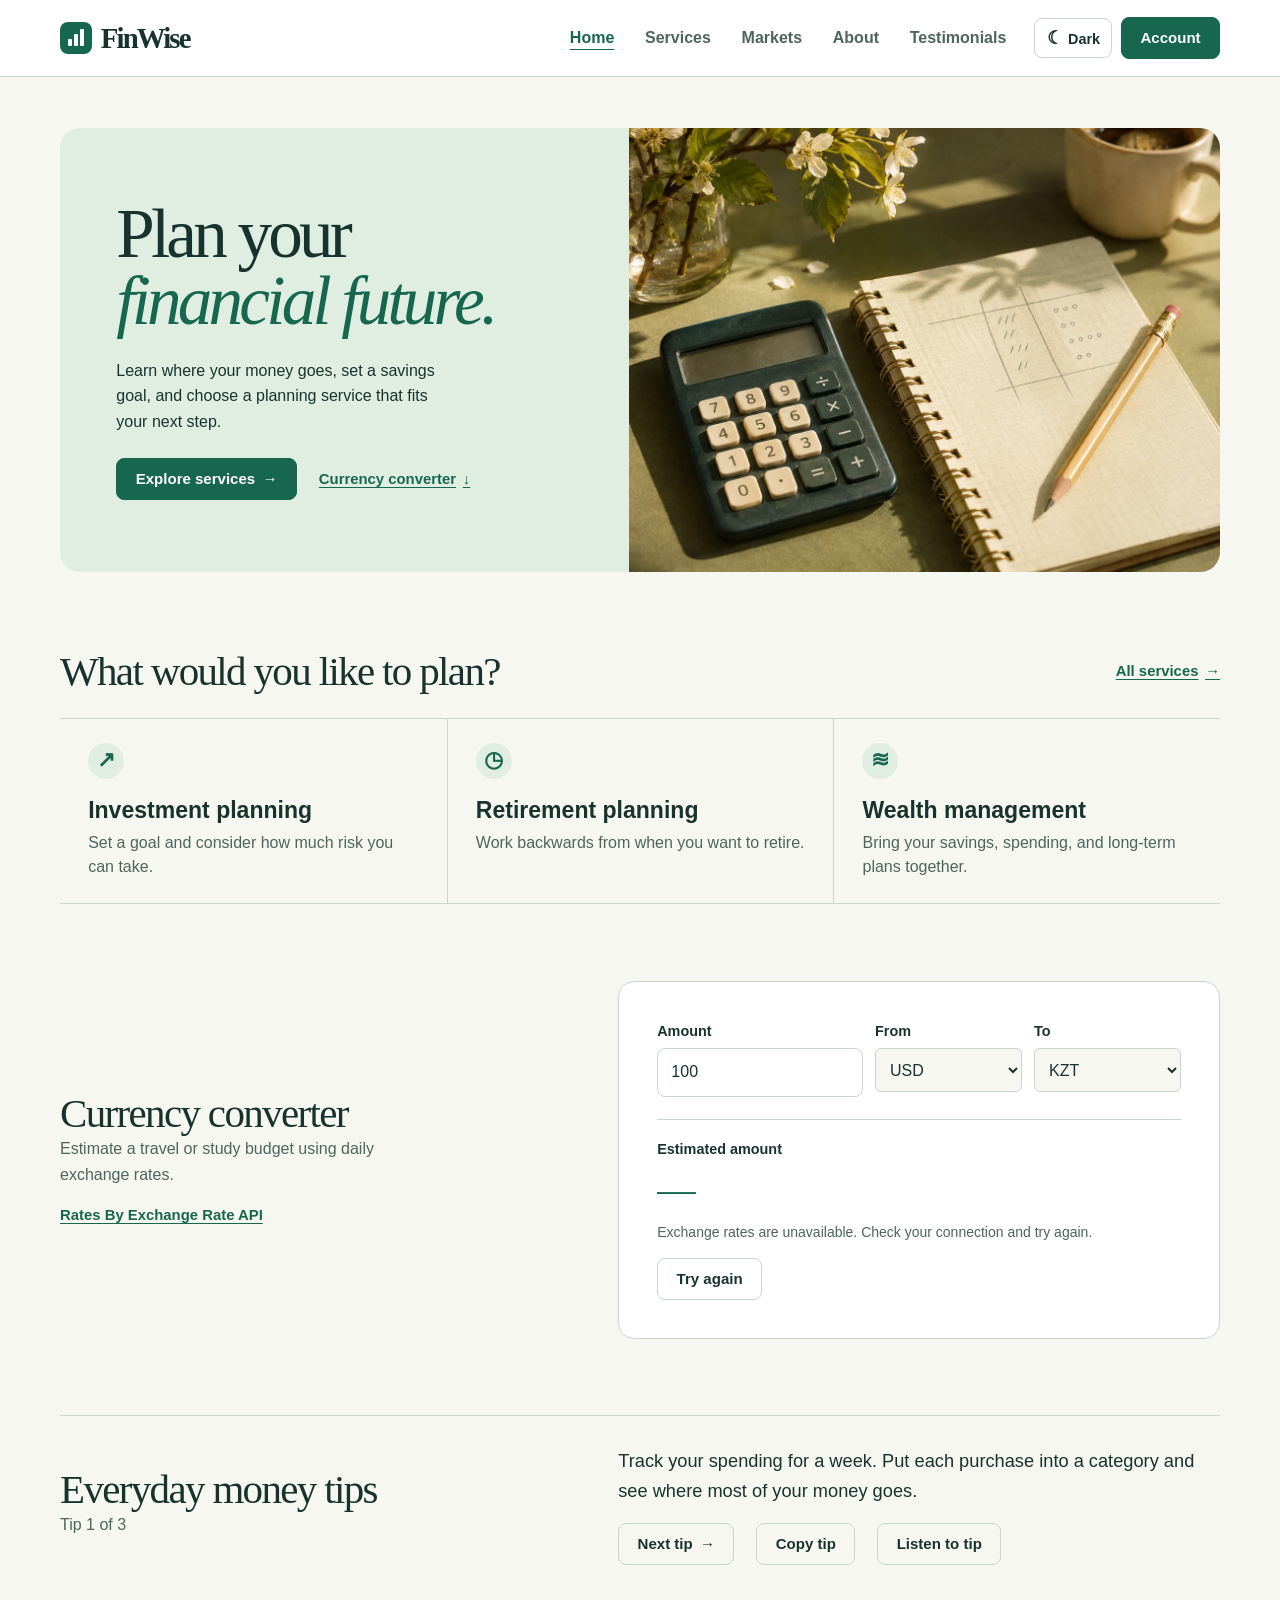
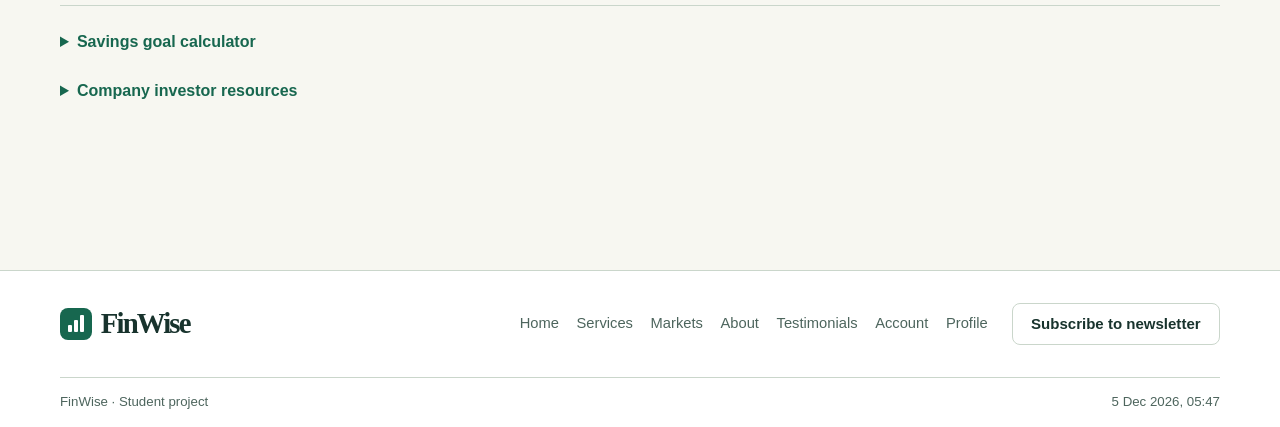
<file: index.html>
<!doctype html>
<html lang="en">
<head>
    <meta charset="utf-8">
    <meta name="viewport" content="width=device-width, initial-scale=1">
    <meta name="description" content="FinWise helps first-time savers explore financial planning and compare currencies with daily exchange rates.">
    <title>FinWise | Financial planning</title>
    <link rel="icon" href="images/finwise.png">
    <link rel="stylesheet" href="css/style.css">
    <link rel="stylesheet" href="css/home.css">
    <script defer src="js/validation.js"></script>
    <script defer src="js/layout.js"></script>
    <script defer src="js/home.js"></script>
</head>
<body>
    <header data-site-header></header>

    <main id="main-content" class="wrap home">
        <section class="home-hero" aria-labelledby="home-title">
            <div class="hero-copy">
                <h1 id="home-title">Plan your <em>financial future.</em></h1>
                <p>Learn where your money goes, set a savings goal, and choose a planning service that fits your next step.</p>
                <div class="home-actions">
                    <a class="button" href="services.html">Explore services <span aria-hidden="true">→</span></a>
                    <a class="home-link" href="#exchange">Currency converter <span aria-hidden="true">↓</span></a>
                </div>
            </div>
            <img class="hero-photo" src="images/planning-desk.webp" width="960" height="720" fetchpriority="high" alt="Calculator and notebook on a desk set up for budget planning">
        </section>

        <section class="pathways" aria-labelledby="topics-title">
            <div class="home-section-heading">
                <h2 id="topics-title">What would you like to plan?</h2>
                <a class="home-link" href="services.html?q=">All services <span aria-hidden="true">→</span></a>
            </div>
            <div class="pathways-grid">
                <a class="pathway" href="services.html?q=Investment">
                    <span aria-hidden="true" class="pathway-icon">↗</span>
                    <h3>Investment planning</h3>
                    <p>Set a goal and consider how much risk you can take.</p>
                </a>
                <a class="pathway" href="services.html?q=Retirement">
                    <span aria-hidden="true" class="pathway-icon">◷</span>
                    <h3>Retirement planning</h3>
                    <p>Work backwards from when you want to retire.</p>
                </a>
                <a class="pathway" href="services.html?q=Wealth">
                    <span aria-hidden="true" class="pathway-icon">≋</span>
                    <h3>Wealth management</h3>
                    <p>Bring your savings, spending, and long-term plans together.</p>
                </a>
            </div>
        </section>

        <section class="exchange" id="exchange" aria-labelledby="exchange-title">
            <div class="exchange-intro">
                <h2 id="exchange-title">Currency converter</h2>
                <p>Estimate a travel or study budget using daily exchange rates.</p>
                <a class="home-link" href="https://www.exchangerate-api.com">Rates By Exchange Rate API</a>
            </div>
            <div class="exchange-panel">
                <div class="exchange-controls">
                    <div class="exchange-field">
                        <label for="exchange-amount">Amount</label>
                        <input id="exchange-amount" type="text" inputmode="decimal" value="100" aria-describedby="amount-error">
                    </div>
                    <div class="exchange-field">
                        <label for="exchange-from">From</label>
                        <select id="exchange-from">
                            <option value="USD" selected>USD</option>
                            <option value="KZT">KZT</option>
                            <option value="EUR">EUR</option>
                            <option value="GBP">GBP</option>
                        </select>
                    </div>
                    <div class="exchange-field">
                        <label for="exchange-to">To</label>
                        <select id="exchange-to">
                            <option value="USD">USD</option>
                            <option value="KZT" selected>KZT</option>
                            <option value="EUR">EUR</option>
                            <option value="GBP">GBP</option>
                        </select>
                    </div>
                </div>
                <p id="amount-error" class="amount-error" hidden></p>
                <div class="exchange-result">
                    <span>Estimated amount</span>
                    <output id="exchange-result" for="exchange-amount exchange-from exchange-to" aria-live="polite">—</output>
                </div>
                <p id="exchange-status" role="status">Loading exchange rates…</p>
                <button id="exchange-retry" type="button" class="button secondary" hidden>Try again</button>
            </div>
        </section>

        <section class="habits" aria-labelledby="habits-title">
            <div>
                <h2 id="habits-title">Everyday money tips</h2>
                <p id="tip-count">Tip 1 of 3</p>
            </div>
            <div class="habits-content">
                <p id="finance-tip" aria-live="polite">Track your spending for a week. Put each purchase into a category and see where most of your money goes.</p>
                <div class="home-actions">
                    <button id="tip-next" class="button secondary" type="button">Next tip <span aria-hidden="true">→</span></button>
                    <button id="tip-copy" class="button secondary" type="button">Copy tip</button>
                    <button id="tip-listen" class="button secondary" type="button" hidden>Listen to tip</button>
                </div>
                <p id="copy-status" role="status"></p>
            </div>
        </section>

        <details class="goal-planner">
            <summary>Savings goal calculator</summary>
            <p>Find the number of months you need to reach a target, starting from zero and saving the same amount each month.</p>
            <form id="goal-planner" novalidate>
                <div id="goal-step-one">
                    <label for="savings-goal">1. How much would you like to save in KZT?</label>
                    <input type="text" id="savings-goal" inputmode="decimal" data-rule="money" placeholder="e.g. 120000">
                </div>
                <div id="goal-step-two" hidden>
                    <label for="monthly-saving">2. How much can you save each month in KZT?</label>
                    <input type="text" id="monthly-saving" inputmode="decimal" data-rule="money" placeholder="e.g. 15000">
                </div>
                <div class="home-actions">
                    <button id="goal-back" class="button secondary" type="button" hidden>Back</button>
                    <button id="goal-submit" class="button" type="submit">Next</button>
                </div>
                <p id="goal-result" role="status"></p>
            </form>
        </details>

        <details class="investor-directory">
            <summary>Company investor resources</summary>
            <p>Explore real examples of company reports and financial results.</p>
            <ul>
                <li><a href="https://abc.xyz/investor/">Alphabet (Google)</a></li>
                <li><a href="https://www.microsoft.com/en-us/investor/default">Microsoft</a></li>
                <li><a href="https://ir.aboutamazon.com/overview/default.aspx">Amazon</a></li>
            </ul>
        </details>
    </main>
    <footer data-site-footer></footer>
</body>
</html>
</file>
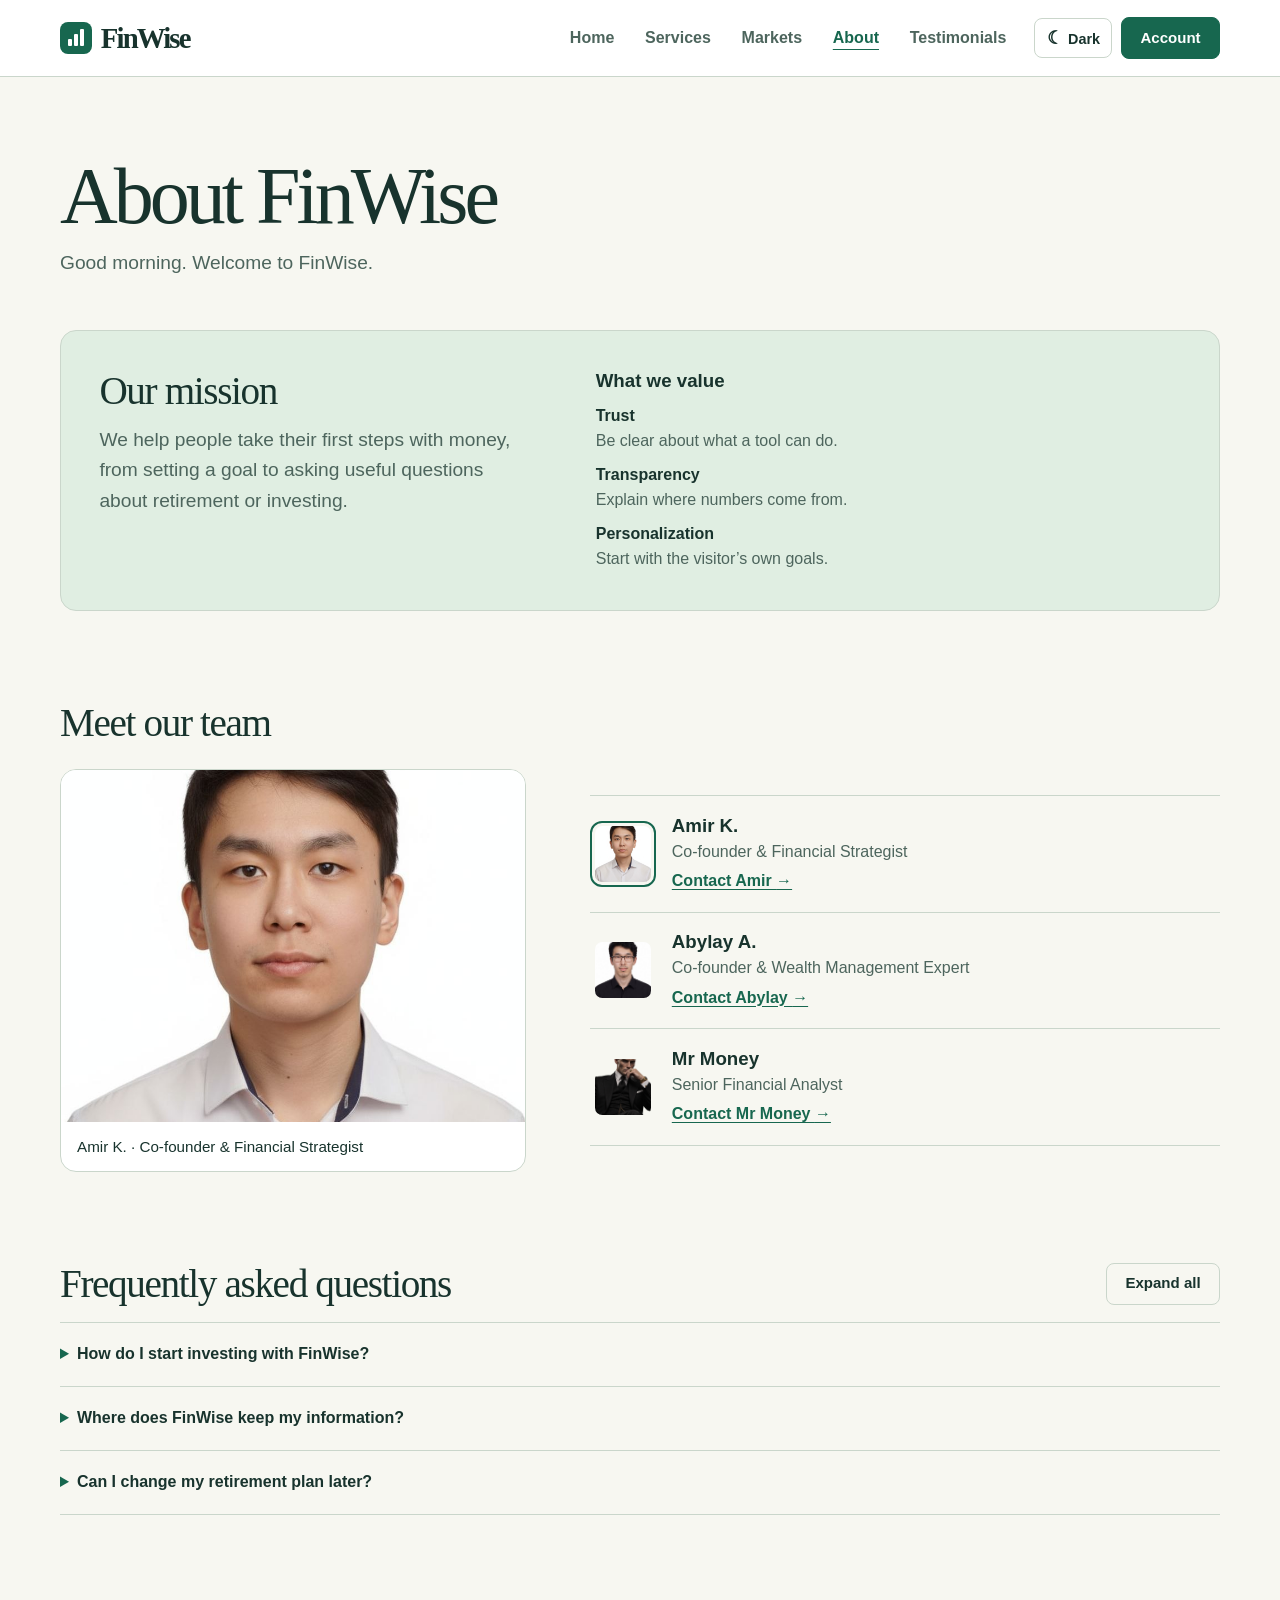
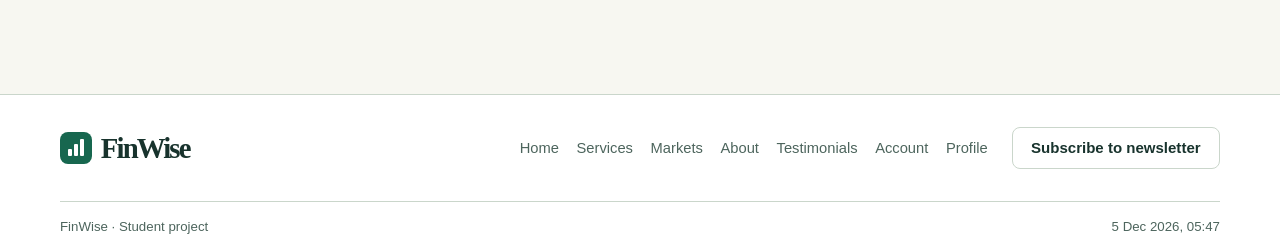
<file: about.html>
<!DOCTYPE html>
<html lang="en">
<head>
    <meta charset="UTF-8">
    <meta name="viewport" content="width=device-width, initial-scale=1">
    <title>About us | FinWise</title>
    <link rel="icon" href="images/finwise.png">
    <link rel="stylesheet" href="css/style.css">
    <link rel="stylesheet" href="css/pages.css">
    <script defer src="js/validation.js"></script>
    <script defer src="js/layout.js"></script>
    <script defer src="js/pages.js"></script>
</head>
<body>
    <header data-site-header></header>
    <main id="main" class="wrap inner-page">
        <header class="page-intro">
            <h1>About FinWise</h1>
            <p id="dynamic-greeting">Welcome to FinWise.</p>
        </header>

        <section class="mission-block" aria-labelledby="mission-title">
            <div>
                <h2 id="mission-title">Our mission</h2>
                <p>We help people take their first steps with money, from setting a goal to asking useful questions about retirement or investing.</p>
            </div>
            <div class="values-block">
                <h3>What we value</h3>
                <dl>
                    <dt>Trust</dt><dd>Be clear about what a tool can do.</dd>
                    <dt>Transparency</dt><dd>Explain where numbers come from.</dd>
                    <dt>Personalization</dt><dd>Start with the visitor’s own goals.</dd>
                </dl>
            </div>
        </section>

        <section class="page-section" aria-labelledby="team-title">
            <h2 id="team-title">Meet our team</h2>
            <div class="team-gallery">
                <figure class="team-preview">
                    <img src="images/Amir_K.jpg" id="main-gallery-image" alt="Amir K." width="400" height="420">
                    <figcaption id="gallery-caption">Amir K. · Co-founder &amp; Financial Strategist</figcaption>
                </figure>
                <div class="team-list">
                    <article class="team-row">
                        <button type="button" class="team-choice" aria-label="Show Amir K.’s portrait" aria-pressed="true" data-caption="Amir K. · Co-founder &amp; Financial Strategist">
                            <img src="images/Amir_K.jpg" width="64" height="64" alt="Amir K.">
                        </button>
                        <div><h3>Amir K.</h3><p>Co-founder &amp; Financial Strategist</p>
                            <a href="services.html?adviser=Amir#services-form">Contact Amir <span aria-hidden="true">→</span></a></div>
                    </article>
                    <article class="team-row">
                        <button type="button" class="team-choice" aria-label="Show Abylay A.’s portrait" aria-pressed="false" data-caption="Abylay A. · Co-founder &amp; Wealth Management Expert">
                            <img src="images/Abylay_A.jpg" width="64" height="64" alt="Abylay A.">
                        </button>
                        <div><h3>Abylay A.</h3><p>Co-founder &amp; Wealth Management Expert</p>
                            <a href="services.html?adviser=Abylay#services-form">Contact Abylay <span aria-hidden="true">→</span></a></div>
                    </article>
                    <article class="team-row">
                        <button type="button" class="team-choice" aria-label="Show Mr Money’s portrait" aria-pressed="false" data-caption="Mr Money · Senior Financial Analyst">
                            <img src="images/rich.png" width="64" height="64" alt="Mr Money">
                        </button>
                        <div><h3>Mr Money</h3><p>Senior Financial Analyst</p>
                            <a href="services.html?adviser=Money#services-form">Contact Mr Money <span aria-hidden="true">→</span></a></div>
                    </article>
                </div>
            </div>
        </section>

        <section class="page-section questions" aria-labelledby="faq-title">
            <div class="section-tools">
                <h2 id="faq-title">Frequently asked questions</h2>
                <button type="button" id="toggle-all" class="button secondary" aria-controls="faq-invest faq-data faq-plan">Expand all</button>
            </div>
            <details id="faq-invest"><summary>How do I start investing with FinWise?</summary>
                <p>Explore <a href="services.html">Investment Planning</a> to see what a first conversation might cover. You can try a consultation request to practice describing your goals.</p>
            </details>
            <details id="faq-data"><summary>Where does FinWise keep my information?</summary>
                <p>This is a student project. Demo account information and saved activities stay in your browser. Use sample details when trying the forms.</p>
            </details>
            <details id="faq-plan"><summary>Can I change my retirement plan later?</summary>
                <p>Yes. When your goals or time frame change, you can revisit the questions in Retirement Planning and save a new consultation request.</p>
            </details>
        </section>
    </main>
    <footer data-site-footer></footer>
</body>
</html>
</file>
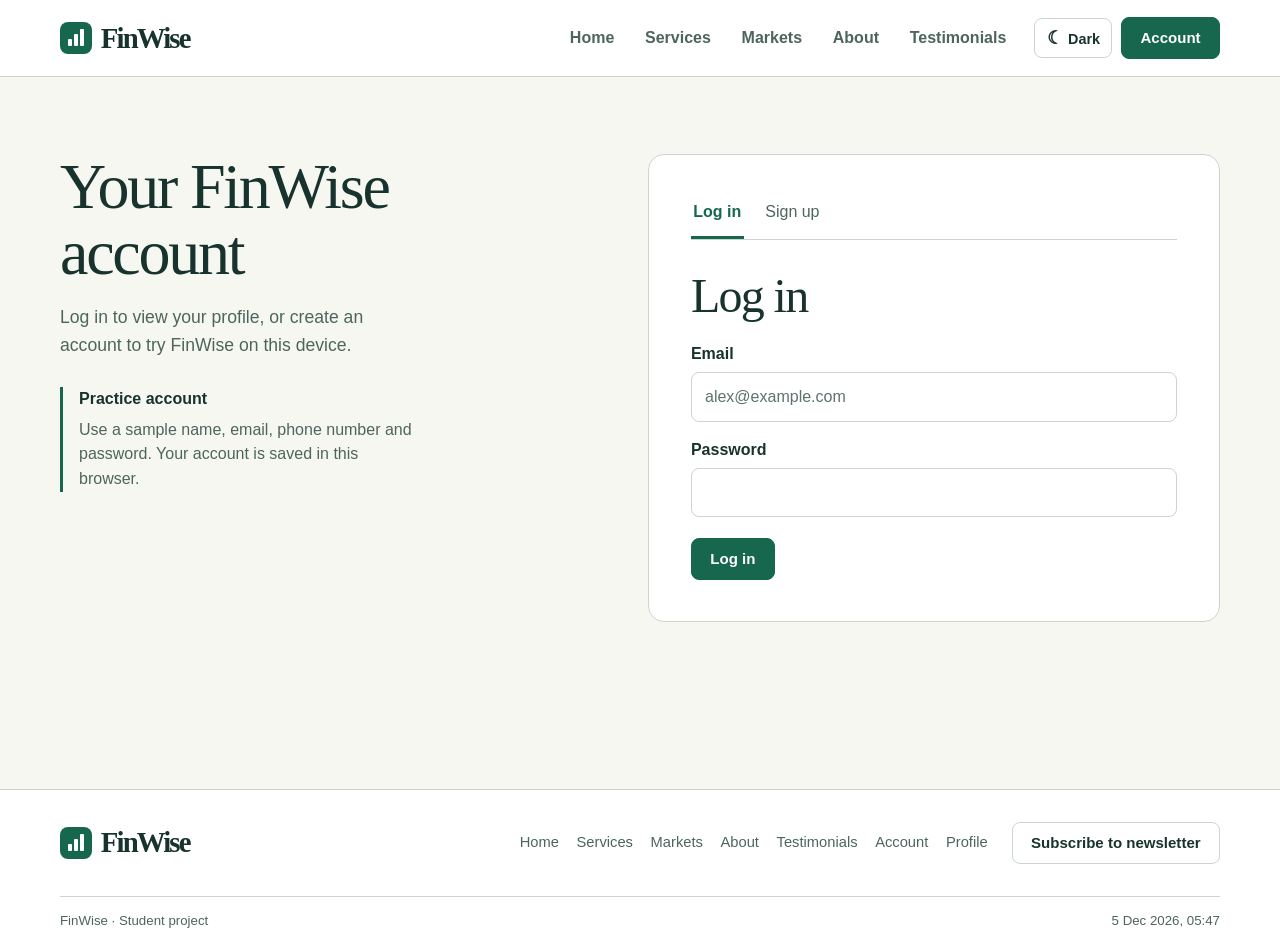
<file: account.html>
<!DOCTYPE html>
<html lang="en">
<head>
    <meta charset="UTF-8">
    <meta name="viewport" content="width=device-width, initial-scale=1">
    <title>Account | FinWise</title>
    <link rel="icon" href="images/finwise.png">
    <link rel="stylesheet" href="css/style.css">
    <link rel="stylesheet" href="css/account.css">
    <script src="js/layout.js" defer></script>
    <script src="js/validation.js" defer></script>
    <script src="js/account.js" defer></script>
</head>
<body>
    <header data-site-header></header>
    <main id="main" class="wrap account-layout">
        <section class="account-intro">
            <h1>Your FinWise account</h1>
            <p>Log in to view your profile, or create an account to try FinWise on this device.</p>
            <aside class="account-note">
                <strong>Practice account</strong>
                <p>Use a sample name, email, phone number and password. Your account is saved in this browser.</p>
            </aside>
        </section>
        <div class="account-panel">
            <nav class="account-sections" aria-label="Account forms">
                <a id="login-link" href="#login" aria-current="location">Log in</a>
                <a id="signup-link" href="#signup">Sign up</a>
            </nav>
            <p id="account-status" class="account-status" role="status" hidden></p>
            <section id="login">
                <h2>Log in</h2>
                <form id="login-form" class="account-form" novalidate>
                    <div>
                        <label for="login-email">Email</label>
                        <input id="login-email" name="email" type="text" inputmode="email" autocomplete="username" data-rule="email" placeholder="alex@example.com">
                    </div>
                    <div>
                        <label for="login-password">Password</label>
                        <input id="login-password" name="password" type="password" autocomplete="current-password" data-rule="required">
                    </div>
                    <button class="button" type="submit">Log in</button>
                </form>
            </section>
            <section id="signup" hidden>
                <h2>Create an account</h2>
                <form id="signup-form" class="account-form" novalidate>
                    <div>
                        <label for="signup-name">Full name</label>
                        <input id="signup-name" name="name" type="text" autocomplete="name" data-rule="required">
                    </div>
                    <div>
                        <label for="signup-email">Email</label>
                        <input id="signup-email" name="email" type="text" inputmode="email" autocomplete="username" data-rule="email" placeholder="alex@example.com">
                    </div>
                    <div>
                        <label for="signup-phone">Phone number</label>
                        <input id="signup-phone" name="phone" type="tel" autocomplete="tel" data-rule="phone" placeholder="+7 700 000 0000">
                    </div>
                    <div>
                        <label for="signup-password">Password</label>
                        <input id="signup-password" name="password" type="password" autocomplete="new-password" data-rule="password" aria-describedby="password-hint">
                        <small id="password-hint" class="account-hint">Use at least 8 characters, including an uppercase letter, a lowercase letter and a number.</small>
                    </div>
                    <div>
                        <label for="signup-confirm">Confirm password</label>
                        <input id="signup-confirm" name="confirmation" type="password" autocomplete="new-password" data-rule="confirm" data-match="signup-password">
                    </div>
                    <button class="button" type="submit">Create account</button>
                </form>
            </section>
        </div>
    </main>
    <footer data-site-footer></footer>
</body>
</html>
</file>
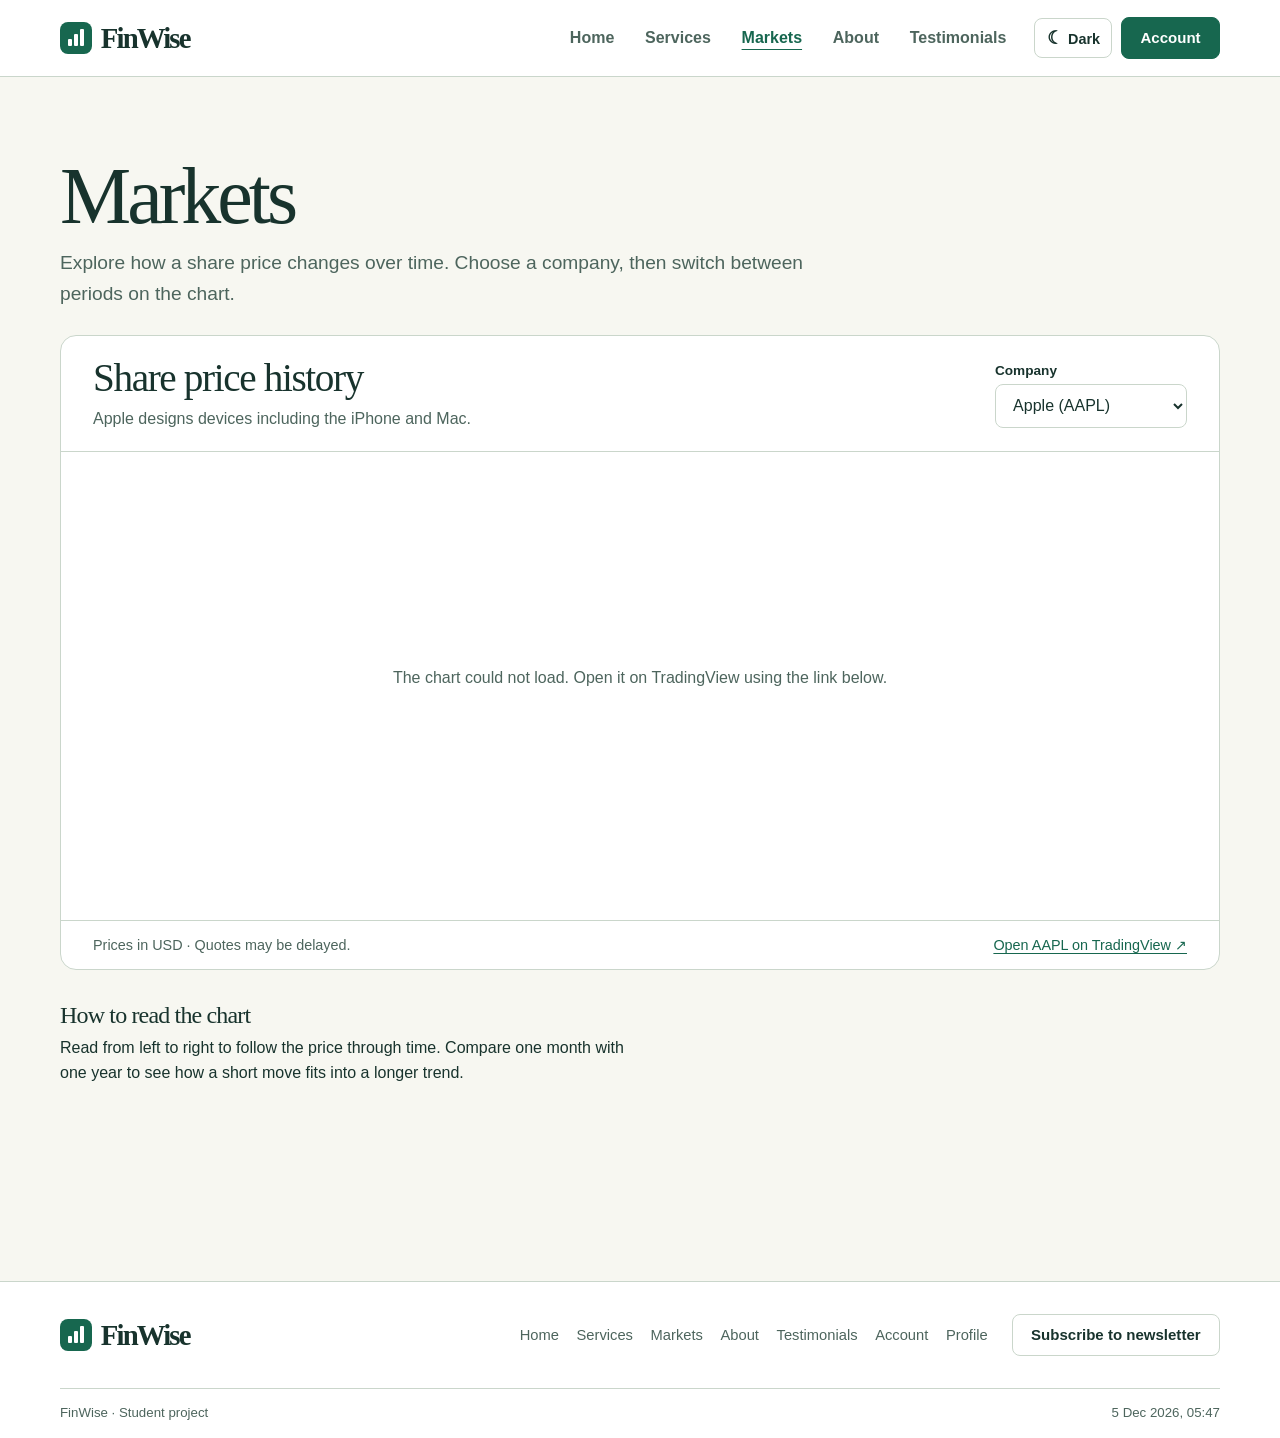
<file: markets.html>
<!DOCTYPE html>
<html lang="en">
<head>
    <meta charset="UTF-8">
    <meta name="viewport" content="width=device-width, initial-scale=1">
    <title>Markets | FinWise</title>
    <link rel="icon" href="images/finwise.png">
    <link rel="stylesheet" href="css/style.css">
    <link rel="stylesheet" href="css/pages.css">
    <script defer src="js/validation.js"></script>
    <script defer src="js/layout.js"></script>
    <script defer src="js/markets.js"></script>
</head>
<body>
    <header data-site-header></header>
    <main id="main" class="wrap inner-page markets-page">
        <header class="page-intro">
            <h1>Markets</h1>
            <p>Explore how a share price changes over time. Choose a company, then switch between periods on the chart.</p>
        </header>
        <section class="market-panel" aria-labelledby="stock-title">
            <div class="market-toolbar">
                <div>
                    <h2 id="stock-title">Share price history</h2>
                    <p id="company-note" aria-live="polite">Apple designs devices including the iPhone and Mac.</p>
                </div>
                <div class="market-picker">
                    <label for="market-symbol">Company</label>
                    <select id="market-symbol">
                        <option value="AAPL">Apple (AAPL)</option>
                        <option value="MSFT">Microsoft (MSFT)</option>
                        <option value="AMZN">Amazon (AMZN)</option>
                    </select>
                </div>
            </div>
            <div class="market-chart-area">
                <div id="market-widget"></div>
                <p id="chart-status" role="status">Loading chart…</p>
            </div>
            <div class="market-caption">
                <span>Prices in USD · Quotes may be delayed.</span>
                <a id="chart-link" href="https://www.tradingview.com/symbols/NASDAQ-AAPL/" target="_blank" rel="noopener noreferrer">Open AAPL on TradingView ↗</a>
            </div>
        </section>
        <section class="market-reading" aria-labelledby="reading-title">
            <h2 id="reading-title">How to read the chart</h2>
            <p>Read from left to right to follow the price through time. Compare one month with one year to see how a short move fits into a longer trend.</p>
        </section>
    </main>
    <footer data-site-footer></footer>
</body>
</html>
</file>
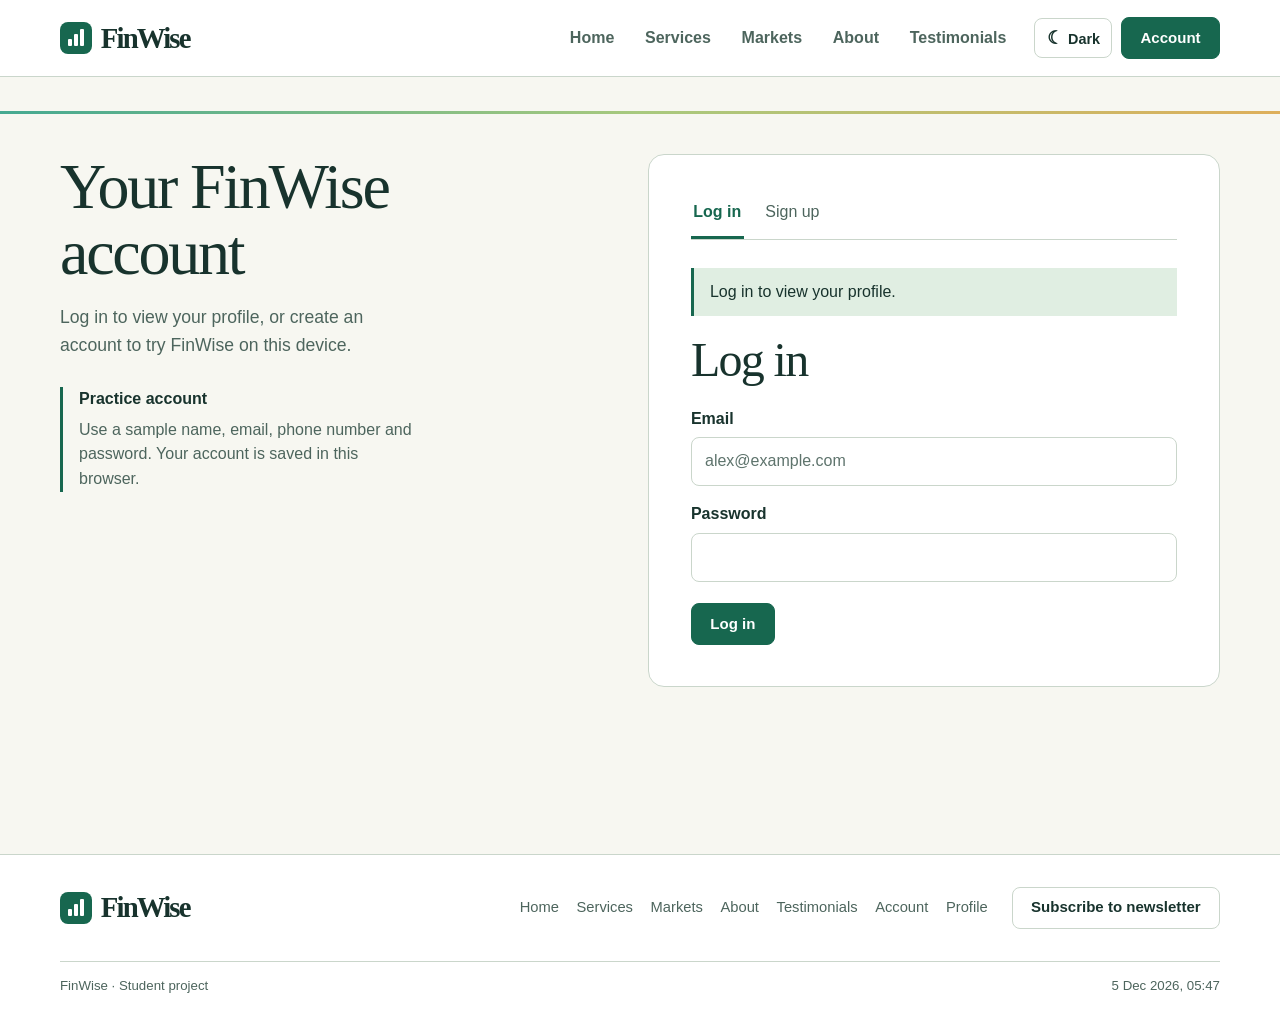
<file: profile.html>
<!DOCTYPE html>
<html lang="en">
<head>
    <meta charset="UTF-8">
    <meta name="viewport" content="width=device-width, initial-scale=1">
    <title>Profile | FinWise</title>
    <link rel="icon" href="images/finwise.png">
    <link rel="stylesheet" href="css/style.css">
    <link rel="stylesheet" href="css/account.css">
    <script src="js/layout.js" defer></script>
    <script src="js/validation.js" defer></script>
    <script src="js/account.js" defer></script>
</head>
<body>
    <header data-site-header></header>
    <main id="main" class="wrap account-layout">
        <section class="account-intro">
            <h1>Your profile</h1>
            <p>View the details you saved when you joined FinWise.</p>
            <a class="account-text-link" href="services.html">Explore financial services <span aria-hidden="true">&rarr;</span></a>
        </section>
        <section id="profile-panel" class="account-panel" hidden aria-labelledby="profile-name">
            <div class="profile-heading">
                <span id="profile-initials" class="profile-initials" aria-hidden="true"></span>
                <h2 id="profile-name"></h2>
            </div>
            <dl class="profile-facts">
                <dt>Email</dt>
                <dd id="profile-email"></dd>
                <dt>Phone number</dt>
                <dd id="profile-phone"></dd>
            </dl>
            <button id="logout" class="button secondary" type="button">Log out</button>
        </section>
        <section id="profile-error" class="account-panel" hidden>
            <h2>Unable to open your profile</h2>
            <p>Allow this browser to use local storage, then log in again.</p>
            <a class="button secondary" href="account.html#login">Return to log in</a>
        </section>
    </main>
    <footer data-site-footer></footer>
</body>
</html>
</file>
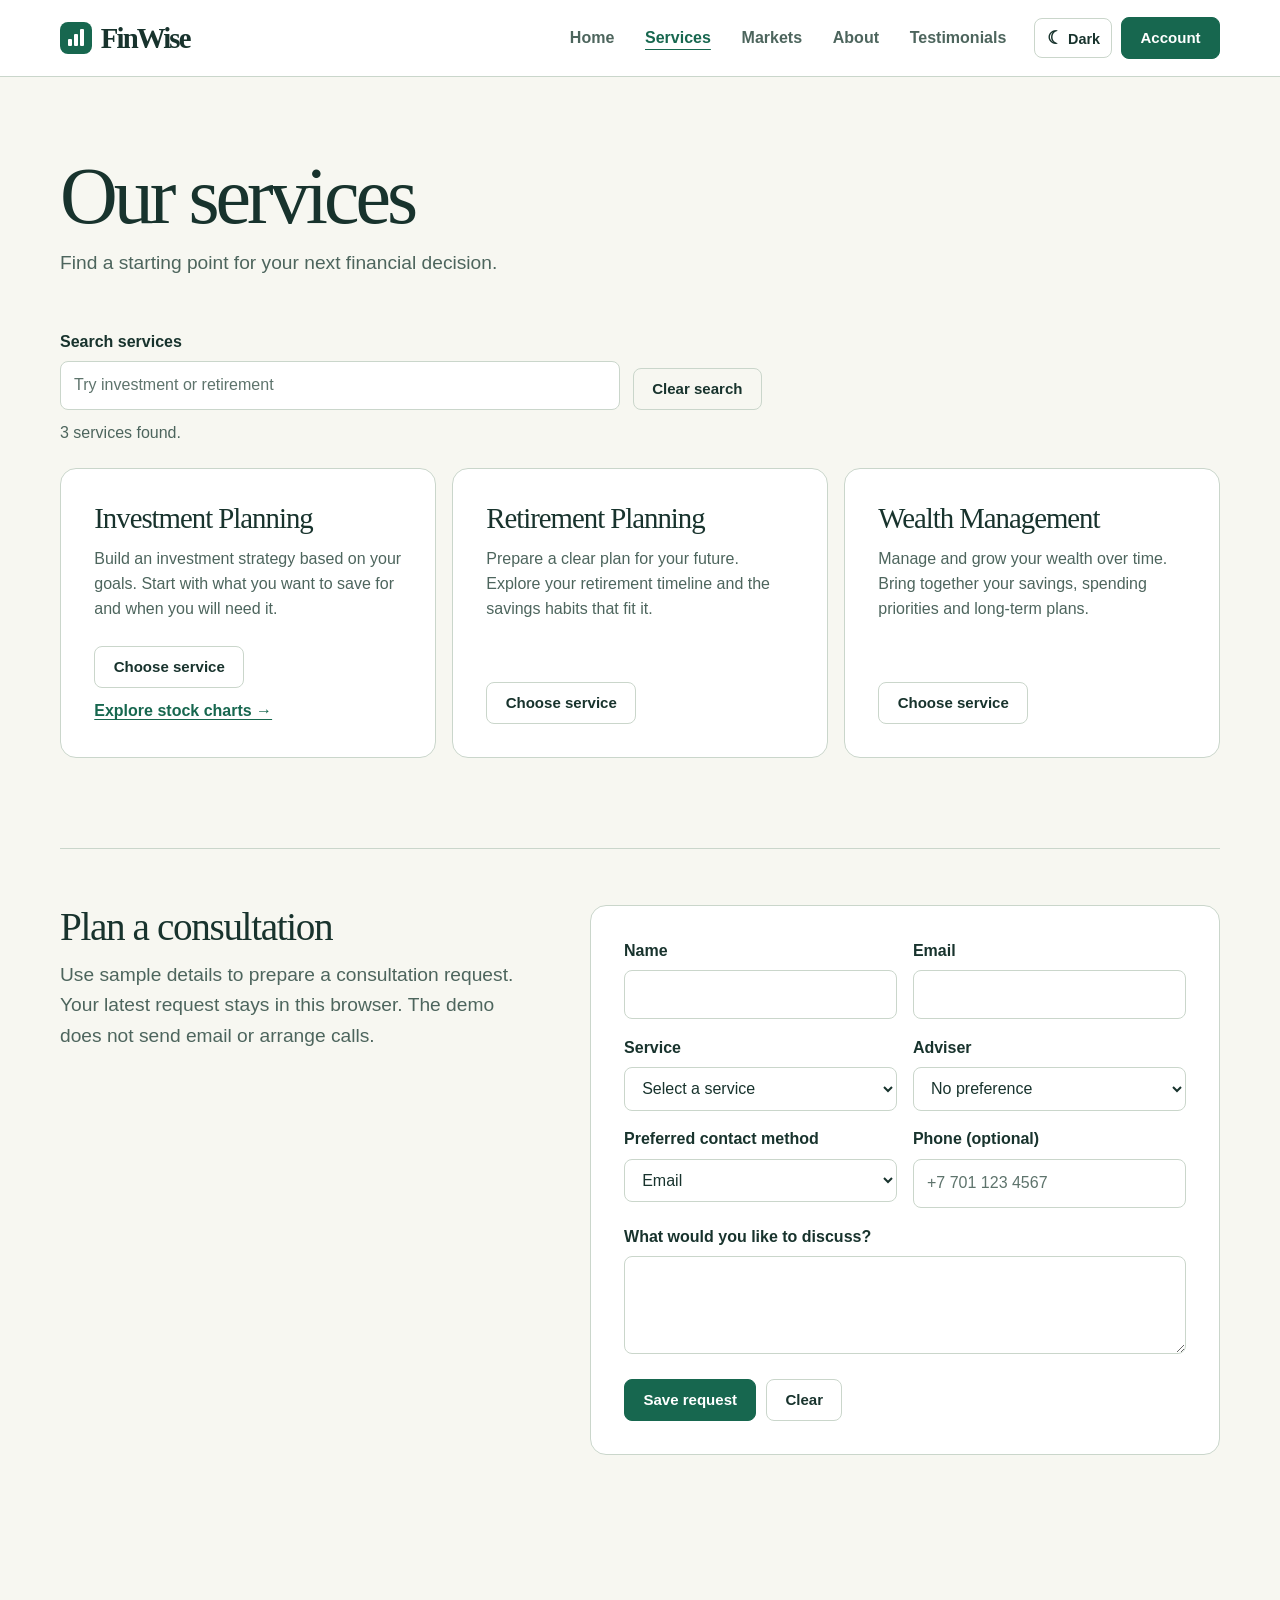
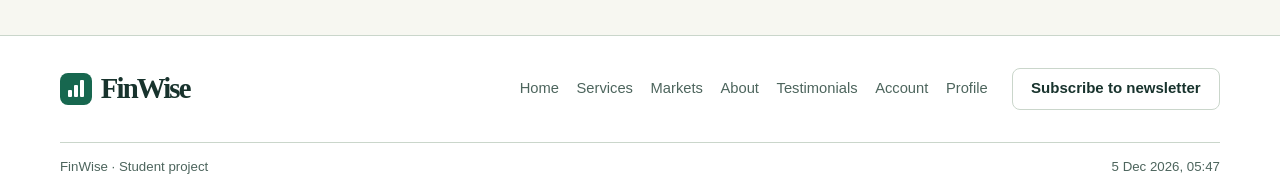
<file: services.html>
<!DOCTYPE html>
<html lang="en">
<head>
    <meta charset="UTF-8">
    <meta name="viewport" content="width=device-width, initial-scale=1">
    <title>Services | FinWise</title>
    <link rel="icon" href="images/finwise.png">
    <link rel="stylesheet" href="css/style.css">
    <link rel="stylesheet" href="css/pages.css">
    <script defer src="js/validation.js"></script>
    <script defer src="js/layout.js"></script>
    <script defer src="js/pages.js"></script>
</head>
<body>
    <header data-site-header></header>
    <main id="main" class="wrap inner-page">
        <header class="page-intro">
            <h1>Our services</h1>
            <p>Find a starting point for your next financial decision.</p>
        </header>
        <section aria-label="Service directory">
            <div class="service-search">
                <div><label for="fw-search">Search services</label>
                    <input id="fw-search" type="search" autocomplete="off" list="fw-suggestions" placeholder="Try investment or retirement">
                    <datalist id="fw-suggestions">
                        <option value="Investment Planning"></option>
                        <option value="Retirement Planning"></option>
                        <option value="Wealth Management"></option>
                    </datalist>
                </div>
                <button class="button secondary" type="button" id="clear-search">Clear search</button>
            </div>
            <p class="search-summary" id="fw-results" role="status">3 services found.</p>
            <div class="service-grid">
                <article class="service-card">
                    <h2>Investment Planning</h2>
                    <p>Build an investment strategy based on your goals. Start with what you want to save for and when you will need it.</p>
                    <button class="button secondary choose-service" type="button">Choose service</button>
                    <a class="market-service-link" href="markets.html">Explore stock charts →</a>
                </article>
                <article class="service-card">
                    <h2>Retirement Planning</h2>
                    <p>Prepare a clear plan for your future. Explore your retirement timeline and the savings habits that fit it.</p>
                    <button class="button secondary choose-service" type="button">Choose service</button>
                </article>
                <article class="service-card">
                    <h2>Wealth Management</h2>
                    <p>Manage and grow your wealth over time. Bring together your savings, spending priorities and long-term plans.</p>
                    <button class="button secondary choose-service" type="button">Choose service</button>
                </article>
            </div>
        </section>
        <section class="page-section form-section" aria-labelledby="contact-title">
            <div class="form-intro">
                <h2 id="contact-title">Plan a consultation</h2>
                <p>Use sample details to prepare a consultation request. Your latest request stays in this browser. The demo does not send email or arrange calls.</p>
                <div id="last-request" hidden>
                    <h3>Last saved request</h3>
                    <p id="request-service"></p>
                    <p id="request-contact"></p>
                    <p id="request-message"></p>
                </div>
            </div>
            <form class="entry-form" id="services-form" novalidate>
                <div class="form-pair">
                    <div><label for="contact-name">Name</label>
                        <input type="text" id="contact-name" autocomplete="name" data-rule="required" data-label="Name"></div>
                    <div><label for="contact-email">Email</label>
                        <input type="text" id="contact-email" inputmode="email" autocomplete="email" data-rule="email" data-label="Email"></div>
                </div>
                <div class="form-pair">
                    <div><label for="service">Service</label>
                        <select id="service" data-rule="required" data-label="Service">
                            <option value="">Select a service</option>
                            <option>Investment Planning</option><option>Retirement Planning</option><option>Wealth Management</option>
                        </select></div>
                    <div><label for="adviser">Adviser</label>
                        <select id="adviser">
                            <option value="">No preference</option><option value="Amir">Amir K.</option>
                            <option value="Abylay">Abylay A.</option><option value="Money">Mr Money</option>
                        </select></div>
                </div>
                <div class="form-pair">
                    <div><label for="contact-method">Preferred contact method</label>
                        <select id="contact-method"><option>Email</option><option>Phone</option></select></div>
                    <div><label for="contact-phone">Phone <span id="phone-optional">(optional)</span></label>
                        <input type="text" id="contact-phone" inputmode="tel" autocomplete="tel" placeholder="+7 701 123 4567" data-rule="phone" data-label="Phone" data-optional></div>
                </div>
                <div><label for="contact-message">What would you like to discuss?</label>
                    <textarea id="contact-message" rows="3" data-rule="required" data-label="Message"></textarea></div>
                <div class="actions">
                    <button type="submit" class="button">Save request</button>
                    <button type="reset" class="button secondary">Clear</button>
                </div>
                <p class="form-result" role="status"></p>
            </form>
        </section>
    </main>
    <footer data-site-footer></footer>
</body>
</html>
</file>
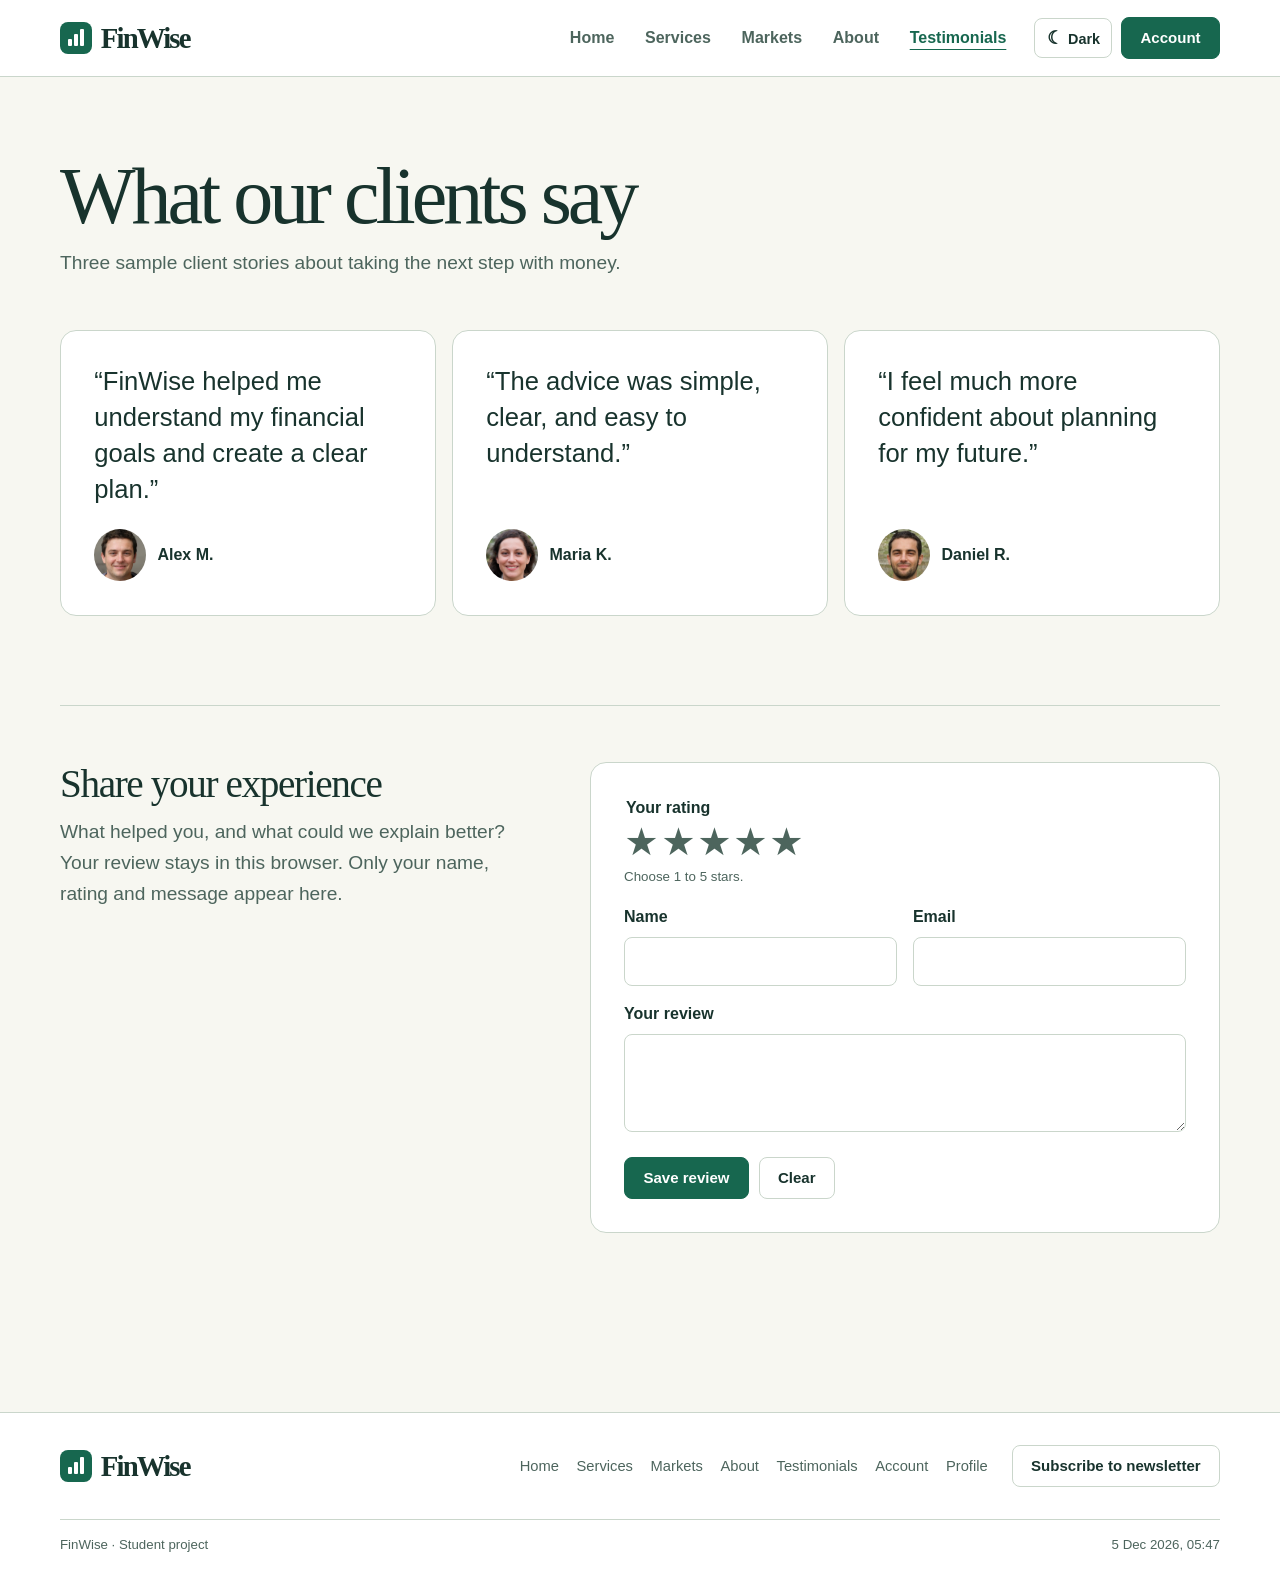
<file: testimonials.html>
<!DOCTYPE html>
<html lang="en">
<head>
    <meta charset="UTF-8">
    <meta name="viewport" content="width=device-width, initial-scale=1">
    <title>Testimonials | FinWise</title>
    <link rel="icon" href="images/finwise.png">
    <link rel="stylesheet" href="css/style.css">
    <link rel="stylesheet" href="css/pages.css">
    <script defer src="js/validation.js"></script>
    <script defer src="js/layout.js"></script>
    <script defer src="js/pages.js"></script>
</head>
<body>
    <header data-site-header></header>
    <main id="main" class="wrap inner-page">
        <header class="page-intro">
            <h1>What our clients say</h1>
            <p>Three sample client stories about taking the next step with money.</p>
        </header>
        <section class="review-grid" aria-label="Featured testimonials">
            <figure class="review-card">
                <blockquote>“FinWise helped me understand my financial goals and create a clear plan.”</blockquote>
                <figcaption><img src="images/Alex.jpeg" alt="" width="56" height="56"><strong>Alex M.</strong></figcaption>
            </figure>
            <figure class="review-card">
                <blockquote>“The advice was simple, clear, and easy to understand.”</blockquote>
                <figcaption><img src="images/Maria.jpeg" alt="" width="56" height="56"><strong>Maria K.</strong></figcaption>
            </figure>
            <figure class="review-card">
                <blockquote>“I feel much more confident about planning for my future.”</blockquote>
                <figcaption><img src="images/Daniel.jpeg" alt="" width="56" height="56"><strong>Daniel R.</strong></figcaption>
            </figure>
        </section>

        <section class="page-section form-section" aria-labelledby="review-title">
            <div class="form-intro">
                <h2 id="review-title">Share your experience</h2>
                <p>What helped you, and what could we explain better? Your review stays in this browser. Only your name, rating and message appear here.</p>
            </div>
            <form class="entry-form" id="validationForm" novalidate>
                <fieldset class="stars-field" aria-describedby="rating-hint rating-error">
                    <legend>Your rating</legend>
                    <div id="rating-stars" class="stars">
                        <label><input type="radio" name="rating" value="1"><span aria-hidden="true">★</span><span class="sr-only">1 star</span></label>
                        <label><input type="radio" name="rating" value="2"><span aria-hidden="true">★</span><span class="sr-only">2 stars</span></label>
                        <label><input type="radio" name="rating" value="3"><span aria-hidden="true">★</span><span class="sr-only">3 stars</span></label>
                        <label><input type="radio" name="rating" value="4"><span aria-hidden="true">★</span><span class="sr-only">4 stars</span></label>
                        <label><input type="radio" name="rating" value="5"><span aria-hidden="true">★</span><span class="sr-only">5 stars</span></label>
                    </div>
                    <small id="rating-hint">Choose 1 to 5 stars.</small>
                    <p class="page-error" id="rating-error" aria-live="polite"></p>
                </fieldset>
                <div class="form-pair">
                    <div><label for="review-name">Name</label>
                        <input id="review-name" name="name" type="text" autocomplete="name" data-rule="required" data-label="Name"></div>
                    <div><label for="review-email">Email</label>
                        <input id="review-email" name="email" type="text" inputmode="email" autocomplete="email" data-rule="email" data-label="Email"></div>
                </div>
                <div><label for="review-message">Your review</label>
                    <textarea id="review-message" name="message" rows="3" data-rule="required" data-label="Review"></textarea></div>
                <div class="actions">
                    <button class="button" type="submit">Save review</button>
                    <button class="button secondary" type="reset">Clear</button>
                </div>
                <p class="form-result" role="status"></p>
            </form>
        </section>
        <section class="page-section" id="my-reviews" hidden>
            <h2>Your saved reviews</h2>
            <div id="saved-reviews"></div>
        </section>
    </main>
    <footer data-site-footer></footer>
</body>
</html>
</file>
<file: css/style.css>
:root {
    color-scheme: light;
    --paper: #f7f7f1;
    --surface: #ffffff;
    --ink: #18332d;
    --muted: #4d655d;
    --line: #cad6cb;
    --accent: #17674f;
    --accent-soft: #e0eee2;
    --on-accent: #ffffff;
    --gold: #97620b;
    --error: #a33124;
    --display: Georgia, 'Times New Roman', serif;
    --sans: 'Segoe UI', Arial, sans-serif;
}
html[data-theme="dark"] {
    color-scheme: dark;
    --paper: #10221e;
    --surface: #192e28;
    --ink: #f0f4e9;
    --muted: #b6c9bf;
    --line: #435b50;
    --accent: #9ddab8;
    --accent-soft: #284539;
    --on-accent: #112c20;
    --gold: #f4cb77;
    --error: #ffb2a4;
}
* { box-sizing: border-box; }
[hidden] { display: none !important; }
body {
    margin: 0;
    color: var(--ink);
    background: var(--paper);
    font: 1rem/1.55 var(--sans);
    transition: background-color .18s, color .18s;
}
h1, h2, h3, h4, p, ul, ol, dl { margin-top: 0; }
h1, h2, h3, h4 { line-height: 1.15; }
h1, h2 { font-family: var(--display); font-weight: 500; letter-spacing: -.035em; }
h1 { font-size: clamp(2.6rem, 6vw, 5rem); }
h2 { font-size: clamp(1.8rem, 4vw, 3rem); }
a { color: var(--accent); text-underline-offset: .18em; }
img { max-width: 100%; height: auto; }
button, input, select, textarea { font: inherit; }
button { cursor: pointer; }
button:disabled { cursor: wait; opacity: .7; }
:focus-visible { outline: 3px solid var(--gold); outline-offset: 3px; }
input:not([type="checkbox"]):not([type="radio"]), select, textarea {
    width: 100%; padding: .7rem .82rem; color: var(--ink);
    background: var(--surface); border: 1px solid var(--line); border-radius: 8px;
}
input::placeholder, textarea::placeholder { color: var(--muted); opacity: .9; }
textarea { resize: vertical; }
.wrap, .container { width: min(1160px, calc(100% - 3rem)); margin-inline: auto; }
.card { background: var(--surface); border: 1px solid var(--line); border-radius: 16px; }
.eyebrow {
    font: 700 .76rem/1.4 var(--sans); text-transform: uppercase;
    letter-spacing: .12em; color: var(--accent);
}
.button {
    display: inline-flex; align-items: center; justify-content: center; gap: .45rem;
    min-height: 42px; padding: .58rem 1.15rem; border: 1px solid var(--accent);
    border-radius: 8px; background: var(--accent); color: var(--on-accent);
    font: 650 .94rem/1.35 var(--sans); text-decoration: none;
    transition: transform .16s, box-shadow .16s;
}
.button.secondary { background: transparent; border-color: var(--line); color: var(--ink); }
.button:hover { transform: translateY(-2px); box-shadow: 0 3px 9px #12392424; }
.field-error { color: var(--error); font-size: .9rem; }
[aria-invalid="true"] { border-color: var(--error) !important; }
.skip-link { position: absolute; top: .4rem; left: 1rem; z-index: 15; padding: .5rem; background: var(--surface); transform: translateY(-160%); }
.skip-link:focus { transform: none; }
.site-header { background: var(--surface); border-bottom: 1px solid var(--line); }
.site-bar { display: flex; align-items: center; gap: 1rem; min-height: 76px; }
.brand { display: inline-flex; align-items: center; gap: .55rem; color: var(--ink); font: bold 1.8rem/1 var(--display); letter-spacing: -.065em; text-decoration: none; }
.brand-icon { width: 32px; height: 32px; display: inline-flex; justify-content: center; align-items: end; gap: 2px; padding-bottom: 8px; border-radius: 8px; color: var(--on-accent); background: var(--accent); }
.brand-icon i { width: 4px; background: currentColor; border-radius: 1px; }
.brand-icon i:nth-child(1) { height: 7px; }
.brand-icon i:nth-child(2) { height: 12px; }
.brand-icon i:nth-child(3) { height: 17px; }
.site-nav { display: flex; align-items: center; gap: clamp(.7rem, 2.4vw, 2.15rem); margin-left: auto; }
.site-nav a, .foot-nav a { color: var(--muted); text-decoration: none; }
.site-nav a { padding: .3rem 0; font-weight: 570; }
.site-nav a:hover, .foot-nav a:hover, .site-nav [aria-current="page"] { color: var(--accent); text-decoration: underline; text-underline-offset: .38rem; }
.site-actions { display: flex; align-items: center; gap: .55rem; margin-left: .75rem; }
.theme-toggle, .menu-toggle {
    background: var(--surface); color: var(--ink); border: 1px solid var(--line);
    border-radius: 8px; font: 600 .9rem/1 var(--sans); min-height: 40px; padding: 0 .7rem;
}
.theme-toggle:hover, .menu-toggle:hover { background: var(--accent-soft); }
.theme-toggle span:first-child { font-size: 1.15rem; margin-right: .35rem; }
.menu-toggle { display: none; }
.site-progress { position: fixed; z-index: 11; left: 0; top: 0; height: 3px; width: 0; pointer-events: none; background: linear-gradient(90deg,#45a991,#a8c97e,#deaf5b); }
.site-footer { margin-top: clamp(3rem, 7vw, 6rem); border-top: 1px solid var(--line); background: var(--surface); }
.foot-bar { display: flex; align-items: center; flex-wrap: wrap; gap: 1.5rem; padding-block: 2rem; }
.foot-nav { display: flex; flex-wrap: wrap; gap: .75rem 1.1rem; margin-left: auto; font-size: .92rem; }
.foot-meta { display: flex; flex-wrap: wrap; justify-content: space-between; gap: .5rem; border-top: 1px solid var(--line); color: var(--muted); font-size: .83rem; padding-block: .9rem; }
.newsletter-dialog { width: min(420px, calc(100% - 2rem)); background: var(--surface); color: var(--ink); border: 1px solid var(--line); border-radius: 18px; padding: 1.6rem; }
.newsletter-dialog::backdrop { background: rgb(10 27 21 / .65); }
.newsletter-dialog h2 { margin-bottom: .6rem; font-size: 2rem; }
.newsletter-dialog p { margin-bottom: .9rem; }
.newsletter-dialog label { display: block; margin: .4rem 0; }
.newsletter-dialog button[type=submit] { margin-top: 1rem; }
.dialog-close { float: right; width: 34px; height: 34px; background: transparent; color: var(--ink); border: 1px solid var(--line); border-radius: 50%; font-size: 1.1rem; }
.newsletter-status { color: var(--accent); }
.newsletter-status:not(:empty) { margin-top: 1rem; }
@media (max-width: 820px) {
    .site-bar { position: relative; flex-wrap: wrap; gap: .6rem; padding-block: .65rem; min-height: 65px; }
    .site-actions { margin-left: auto; }
    .menu-toggle { display: inline-block; }
    .site-nav { display: none; order: 3; width: 100%; margin: .25rem 0 0; padding-top: .5rem; border-top: 1px solid var(--line); }
    .site-nav.open { display: flex; flex-wrap: wrap; gap: .3rem 1.1rem; }
    .foot-nav { margin-left: 0; }
}
@media (max-width: 550px) {
    .wrap, .container { width: calc(100% - 2rem); }
    .brand { font-size: 1.55rem; }
    .site-actions .button { padding-inline: .65rem; min-height: 40px; }
    .theme-toggle span:last-child { display: none; }
    .theme-toggle span:first-child { margin: 0; }
    .foot-bar { align-items: flex-start; flex-direction: column; gap: 1rem; }
}
@media (prefers-reduced-motion: reduce) {
    *, *::before, *::after { animation-duration: .01ms !important; transition-duration: .01ms !important; scroll-behavior: auto !important; }
}
</file>
<file: css/home.css>
.home {
    padding-block: clamp(24px, 4vw, 56px) clamp(52px, 6vw, 90px);
}

.home h1, .home h2, .home h3 {
    margin: 0;
}

.home-hero {
    display: grid;
    grid-template-columns: 1fr 1.04fr;
    background: var(--accent-soft);
    border-radius: 20px;
    overflow: hidden;
}

.hero-copy {
    padding: clamp(32px, 4.4vw, 70px);
    align-self: center;
}

.home-hero h1 {
    font-family: Georgia, serif;
    font-size: clamp(3.4rem, 5.4vw, 5.8rem);
    line-height: .97;
    letter-spacing: -.055em;
    font-weight: 500;
}

.home-hero h1 em {
    display: block;
    color: var(--accent);
    font-weight: 400;
}

.hero-copy > p {
    line-height: 1.6;
    max-width: 38ch;
    margin: 24px 0;
}

.hero-photo {
    display: block;
    width: 100%;
    height: 100%;
    min-height: 370px;
    max-height: 560px;
    object-fit: cover;
}

.home-actions, .home-section-heading, .home-link {
    display: flex;
    align-items: center;
    flex-wrap: wrap;
    gap: 12px 22px;
}

.home-link {
    display: inline-flex;
    gap: .45em;
    font-size: .93rem;
    font-weight: 650;
    color: var(--accent);
    text-underline-offset: .23em;
}

.home-link:hover {
    text-decoration: underline;
}

.home h2 {
    font-family: Georgia, serif;
    font-size: clamp(2rem, 3.2vw, 3.2rem);
    font-weight: 500;
    line-height: 1.1;
    letter-spacing: -.04em;
}

.pathways, .exchange, .habits {
    margin-top: clamp(46px, 6vw, 80px);
}

.home-section-heading {
    justify-content: space-between;
    margin-bottom: 24px;
}

.pathways-grid {
    display: grid;
    grid-template-columns: repeat(3, 1fr);
    border-block: 1px solid var(--line);
}

.pathway {
    display: block;
    padding: 24px clamp(18px, 2.2vw, 36px);
    text-decoration: none;
    color: var(--ink);
    transition: background-color .2s ease;
}

.pathway + .pathway {
    border-left: 1px solid var(--line);
}

.pathway:hover, .pathway:focus-visible {
    background: var(--accent-soft);
}

.pathway h3 {
    font-size: clamp(1.15rem, 1.8vw, 1.5rem);
}

.pathway p {
    color: var(--muted);
    line-height: 1.5;
    margin: 8px 0 0;
}

.pathway-icon {
    display: inline-grid;
    place-items: center;
    width: 36px;
    height: 36px;
    border-radius: 50%;
    background: var(--accent-soft);
    color: var(--accent);
    font: bold 1.4rem/1 Georgia, serif;
    margin-bottom: 18px;
}

.exchange, .habits {
    display: grid;
    grid-template-columns: .8fr 1fr;
    gap: clamp(24px, 6vw, 80px);
    align-items: center;
}

.exchange-intro > p, .habits > div > p {
    color: var(--muted);
    max-width: 36ch;
    line-height: 1.6;
}

.exchange-panel {
    padding: clamp(22px, 3vw, 38px);
    border: 1px solid var(--line);
    border-radius: 16px;
    background: var(--surface);
}

.exchange-controls {
    display: grid;
    grid-template-columns: 1.4fr 1fr 1fr;
    gap: 12px;
}

.exchange-field label, .exchange-result > span {
    display: block;
    margin-bottom: 6px;
    font-size: .9rem;
    font-weight: 600;
}

.exchange-field input, .exchange-field select {
    min-width: 0;
    width: 100%;
    min-height: 44px;
    padding: 8px 10px;
    border: 1px solid var(--line);
    border-radius: 6px;
    color: var(--ink);
    background: var(--paper);
    font: inherit;
}

.exchange-result {
    margin-top: 22px;
    border-top: 1px solid var(--line);
    padding-top: 18px;
}

#exchange-result {
    display: block;
    color: var(--accent);
    font: 500 clamp(1.65rem, 3vw, 2.5rem)/1.18 Georgia, serif;
    overflow-wrap: anywhere;
    font-variant-numeric: tabular-nums;
}

#exchange-status, #copy-status {
    color: var(--muted);
    font-size: .875rem;
    margin: 10px 0 0;
}

#exchange-retry {
    margin-top: 14px;
}

.amount-error {
    color: var(--error);
    font-size: .9rem;
}

.habits {
    border-block: 1px solid var(--line);
    padding-block: 30px;
}

.habits .habits-content > #finance-tip {
    margin: 0 0 18px;
    max-width: none;
    font-size: 1.14rem;
    color: var(--ink);
}

.investor-directory, .goal-planner {
    max-width: 55ch;
    margin-top: 24px;
}

.investor-directory summary, .goal-planner summary {
    font-weight: 650;
    cursor: pointer;
    color: var(--accent);
}

.investor-directory li + li {
    margin-top: 8px;
}

.goal-planner {
    max-width: 66ch;
}

.goal-planner p {
    margin: 12px 0;
}

.goal-planner label {
    display: block;
    margin-bottom: 6px;
    font-weight: 600;
}

.goal-planner input {
    max-width: 21rem;
}

.goal-planner .home-actions {
    margin-top: 14px;
}

@media (max-width: 760px) {
    .home-hero, .exchange, .habits {
        grid-template-columns: 1fr;
    }

    .hero-photo {
        min-height: 0;
        height: clamp(200px, 45vw, 340px);
    }

    .pathways-grid {
        grid-template-columns: 1fr;
    }

    .pathway + .pathway {
        border-left: 0;
        border-top: 1px solid var(--line);
    }

    .pathway-icon {
        float: right;
        margin-left: 14px;
    }
}

@media (max-width: 430px) {
    .hero-copy {
        padding: 28px 22px;
    }

    .home-hero h1 {
        font-size: clamp(2.7rem, 12.5vw, 3.4rem);
    }

    .exchange-controls {
        grid-template-columns: 1fr 1fr;
    }

    .exchange-field:first-child {
        grid-column: 1 / -1;
    }
}
</file>
<file: css/pages.css>
.inner-page {
    padding-top: clamp(2.5rem, 6vw, 5.5rem);
    padding-bottom: clamp(3.5rem, 7vw, 6rem);
}
.inner-page [hidden] { display: none !important; }
.page-intro { max-width: 49rem; margin-bottom: clamp(2rem, 4vw, 3.5rem); }
.page-intro h1 { margin: 0 0 .65rem; font-size: clamp(2.6rem, 7vw, 5rem); line-height: 1.05; letter-spacing: -.05em; }
.page-intro p, .form-intro > p, .mission-block p { font-size: clamp(1rem, 2vw, 1.2rem); line-height: 1.6; color: var(--muted); }
.inner-page h2 { font-size: clamp(1.6rem, 3.5vw, 2.45rem); line-height: 1.12; letter-spacing: -.035em; }
.inner-page h3 { line-height: 1.25; }
.page-section { margin-top: clamp(3rem, 7vw, 6rem); }
.page-section > h2 { margin: 0 0 1.5rem; }
.mission-block, .team-gallery, .form-section {
    display: grid;
    grid-template-columns: minmax(0, .85fr) minmax(0, 1.15fr);
    gap: clamp(1.5rem, 5vw, 4.5rem);
}
.mission-block {
    align-items: start;
    padding: clamp(1.4rem, 3vw, 2.8rem);
    background: var(--accent-soft);
    border: 1px solid var(--line);
    border-radius: 1rem;
}
.mission-block h2, .mission-block h3, .form-intro h2 { margin: 0 0 .7rem; }
.mission-block p, .form-intro p { margin: .5rem 0 0; }
.values-block dl { margin: 0; }
.values-block dt { font-weight: 700; }
.values-block dd { margin: 0 0 .6rem; color: var(--muted); }
.values-block dd:last-child { margin-bottom: 0; }
.team-gallery { align-items: center; }
.team-preview { overflow: hidden; margin: 0; background: var(--surface); border: 1px solid var(--line); border-radius: 1rem; }
.team-preview > img { display: block; width: 100%; height: clamp(14rem, 29vw, 22rem); object-fit: cover; object-position: center 36%; }
.team-preview figcaption { padding: .8rem 1rem; font-size: .95rem; }
.team-row { display: flex; gap: 1rem; align-items: center; padding: 1.1rem 0; border-bottom: 1px solid var(--line); }
.team-row:first-child { border-top: 1px solid var(--line); }
.team-row h3, .team-row p { margin: 0; }
.team-row p { color: var(--muted); margin: .15rem 0 .3rem; }
.team-row a { color: var(--accent); font-weight: 650; text-underline-offset: .18em; }
.team-choice { flex: none; border: 2px solid transparent; border-radius: .75rem; background: transparent; padding: 3px; cursor: pointer; }
.team-choice[aria-pressed="true"] { border-color: var(--accent); }
.team-choice img { display: block; width: 3.5rem; height: 3.5rem; object-fit: cover; border-radius: .45rem; }
.section-tools { display: flex; align-items: center; justify-content: space-between; flex-wrap: wrap; gap: .75rem; margin-bottom: 1rem; }
.section-tools h2 { margin: 0; }
.questions details { border-bottom: 1px solid var(--line); }
.questions details:first-of-type { border-top: 1px solid var(--line); }
.questions summary { padding: 1.2rem 0; cursor: pointer; font-weight: 650; }
.questions summary::marker { color: var(--accent); }
.questions details p { max-width: 48rem; margin: 0 0 1.2rem; color: var(--muted); }
.service-search { display: flex; align-items: end; gap: .8rem; }
.service-search > div { width: min(100%, 35rem); min-width: 0; }
.service-search label, .entry-form label { display: block; font-weight: 650; margin-bottom: .4rem; }
.service-search input, .entry-form :is(input:not([type="radio"]), select, textarea) { width: 100%; min-width: 0; }
.service-search .button { white-space: nowrap; }
.search-summary { color: var(--muted); margin: .65rem 0 1.4rem; }
.service-grid, .review-grid { display: grid; grid-template-columns: repeat(3, minmax(0, 1fr)); gap: 1rem; }
.service-card, .review-card, .entry-form {
    padding: clamp(1.25rem, 2.6vw, 2.1rem);
    background: var(--surface);
    border: 1px solid var(--line);
    border-radius: 1rem;
}
.service-card, .review-card { margin: 0; display: flex; flex-direction: column; align-items: flex-start; }
.service-card h2 { font-size: clamp(1.35rem, 2.4vw, 1.8rem); margin: 0; }
.service-card p { line-height: 1.55; color: var(--muted); margin: .8rem 0 1.5rem; }
.service-card button { margin-top: auto; }
.market-service-link { margin-top: .7rem; font-weight: 600; }
.markets-page .page-intro { margin-bottom: 1.6rem; }
.market-panel { background: var(--surface); border: 1px solid var(--line); border-radius: 16px; overflow: hidden; }
.market-toolbar, .market-caption { display: flex; flex-wrap: wrap; align-items: center; justify-content: space-between; gap: .8rem 2rem; padding: 1.25rem clamp(1rem, 3vw, 2rem); }
.market-toolbar h2 { margin: 0; }
.market-toolbar p { margin: .4rem 0 0; color: var(--muted); }
.market-picker label { display: block; font-size: .85rem; font-weight: 650; margin-bottom: .2rem; }
.market-picker select { min-width: 12rem; }
.market-chart-area { position: relative; border-block: 1px solid var(--line); }
#market-widget { height: clamp(340px, 52vh, 480px); }
.market-panel .tradingview-widget-container { height: 100%; width: 100%; }
#chart-status { position: absolute; inset: 0; display: grid; place-content: center; padding: 1.2rem; text-align: center; background: var(--surface); color: var(--muted); pointer-events: none; }
#chart-status:empty { display: none; }
.market-caption { padding-block: .8rem; color: var(--muted); font-size: .9rem; }
.market-reading { margin-top: 2rem; max-width: 65ch; }
.market-reading h2 { font-size: 1.5rem; margin-bottom: .45rem; }
@media (max-width: 540px) {
    .market-picker { width: 100%; }
    .market-picker select { min-width: 0; }
}
.service-card mark { background: #ffe098; color: #382908; border-radius: .1em; }
.review-card blockquote, #saved-reviews blockquote { margin: 0 0 1.35rem; font-size: clamp(1.2rem, 2.2vw, 1.6rem); line-height: 1.4; }
.review-card figcaption { display: flex; align-items: center; gap: .7rem; margin-top: auto; }
.review-card img { width: 3.25rem; height: 3.25rem; object-fit: cover; border-radius: 50%; }
.form-section { align-items: start; border-top: 1px solid var(--line); padding-top: clamp(1.8rem, 5vw, 3.5rem); }
.entry-form { display: grid; gap: 1.05rem; scroll-margin-top: 6rem; }
.form-pair { display: grid; grid-template-columns: repeat(2, minmax(0, 1fr)); gap: 1rem; }
.actions { display: flex; flex-wrap: wrap; gap: .6rem; }
.form-result, .page-error { margin: 0; }
.form-result:empty, .page-error:empty { display: none; }
.form-result { font-weight: 650; color: var(--ink); }
.page-error { color: var(--error); font-size: .9rem; }
#last-request { padding-top: .9rem; margin-top: .9rem; border-top: 1px solid var(--line); font-size: 1rem; }
#last-request h3, #last-request p { margin: .3rem 0; font-size: 1rem; overflow-wrap: anywhere; }
.entry-form[aria-busy="true"] button[type="submit"]::before {
    content: ""; display: inline-block; width: .8em; height: .8em; margin-right: .5em;
    border: 2px solid currentColor; border-right-color: transparent; border-radius: 50%;
    animation: saving-turn .55s linear infinite;
}
@keyframes saving-turn { to { transform: rotate(360deg); } }
@media (prefers-reduced-motion: reduce) {
    .entry-form[aria-busy="true"] button[type="submit"]::before { animation: none; }
}
.stars-field { border: 0; padding: 0; margin: 0; min-width: 0; }
.stars-field legend { font-weight: 650; }
.stars-field small { color: var(--muted); }
.stars { display: flex; flex-wrap: wrap; gap: .08rem; }
.stars label { position: relative; margin: 0; padding: .1rem .15rem; cursor: pointer; }
.stars input, .stars .sr-only { position: absolute; width: 1px; height: 1px; padding: 0; overflow: hidden; clip-path: inset(50%); }
.stars input + span { display: block; font-size: 2.05rem; line-height: 1.2; color: var(--muted); transition: color .18s ease; }
.stars .filled input + span { color: var(--gold); }
.stars input:focus-visible + span { outline: 2px solid var(--accent); outline-offset: 1px; }
#saved-reviews figure { margin: 0; padding: 1.3rem 0; border-top: 1px solid var(--line); overflow-wrap: anywhere; }
#saved-reviews figcaption { color: var(--muted); }
@media (max-width: 820px) {
    .mission-block, .team-gallery, .form-section { grid-template-columns: 1fr; gap: 1.5rem; }
    .team-preview > img { height: auto; max-height: 25rem; }
    .service-grid, .review-grid { grid-template-columns: repeat(auto-fit, minmax(min(100%, 14rem), 1fr)); }
}
@media (max-width: 540px) {
    .form-pair { grid-template-columns: 1fr; }
    .service-search { align-items: stretch; flex-direction: column; }
    .service-search .button { align-self: start; }
}
</file>
<file: css/account.css>
.account-layout {
    display: grid;
    grid-template-columns: minmax(0, 0.85fr) minmax(0, 1fr);
    gap: clamp(2rem, 8vw, 7rem);
    align-items: start;
    padding-block: clamp(2.2rem, 6vw, 5.5rem);
}

.account-intro h1 {
    margin: 0 0 1rem;
    font-size: clamp(2.25rem, 5vw, 4.25rem);
    line-height: 1.04;
}

.account-intro > p {
    max-width: 37ch;
    color: var(--muted);
    font-size: 1.1rem;
    line-height: 1.6;
}

.account-note {
    border-inline-start: 3px solid var(--accent);
    padding-inline-start: 1rem;
    margin-block: 1.75rem;
    max-width: 40ch;
}

.account-note p { margin: .35rem 0 0; color: var(--muted); }
.account-text-link { color: var(--accent); font-weight: 650; }

.account-panel {
    min-width: 0;
    padding: clamp(1.2rem, 4vw, 2.6rem);
    background: var(--surface);
    color: var(--ink);
    border: 1px solid var(--line);
    border-radius: 1rem;
}

.account-panel h2 { margin: 0 0 1.2rem; }
.account-panel [hidden], .account-panel[hidden] { display: none; }

.account-sections {
    display: flex;
    gap: 1.2rem;
    border-bottom: 1px solid var(--line);
    margin-bottom: 1.7rem;
}

.account-sections a {
    padding: .25rem .15rem .7rem;
    color: var(--muted);
    text-decoration: none;
    border-bottom: 3px solid transparent;
}

.account-sections a[aria-current] { color: var(--accent); border-color: var(--accent); font-weight: 700; }
.account-sections a:hover { color: var(--accent); }
.account-form { display: grid; gap: 1rem; }
.account-form label { display: block; margin-bottom: .35rem; font-weight: 650; }
.account-form input { width: 100%; min-width: 0; }
.account-form .button { justify-self: start; margin-top: .3rem; }
.account-hint, .account-form .field-error { display: block; margin-top: .35rem; }
.account-hint { color: var(--muted); }
.account-status { padding: .75rem 1rem; border-left: 3px solid var(--accent); background: var(--accent-soft); }
.account-status.is-error { border-color: var(--error); }

.profile-heading { display: flex; align-items: center; gap: 1rem; }
.profile-heading h2 { margin: 0; overflow-wrap: anywhere; }
.profile-initials {
    flex-shrink: 0;
    display: grid;
    place-items: center;
    width: 3.75rem;
    height: 3.75rem;
    border-radius: 50%;
    background: var(--accent-soft);
    color: var(--accent);
    font-size: 1.3rem;
    font-weight: 700;
}

.profile-facts { margin: 1.5rem 0; border-top: 1px solid var(--line); }
.profile-facts dt { padding-top: 1rem; color: var(--muted); font-size: .9rem; }
.profile-facts dd { margin: .2rem 0 .4rem; overflow-wrap: anywhere; }

@media (max-width: 720px) {
    .account-layout { grid-template-columns: 1fr; gap: 1.4rem; }
    .account-note { margin-block: 1rem 0; }
}
</file>
